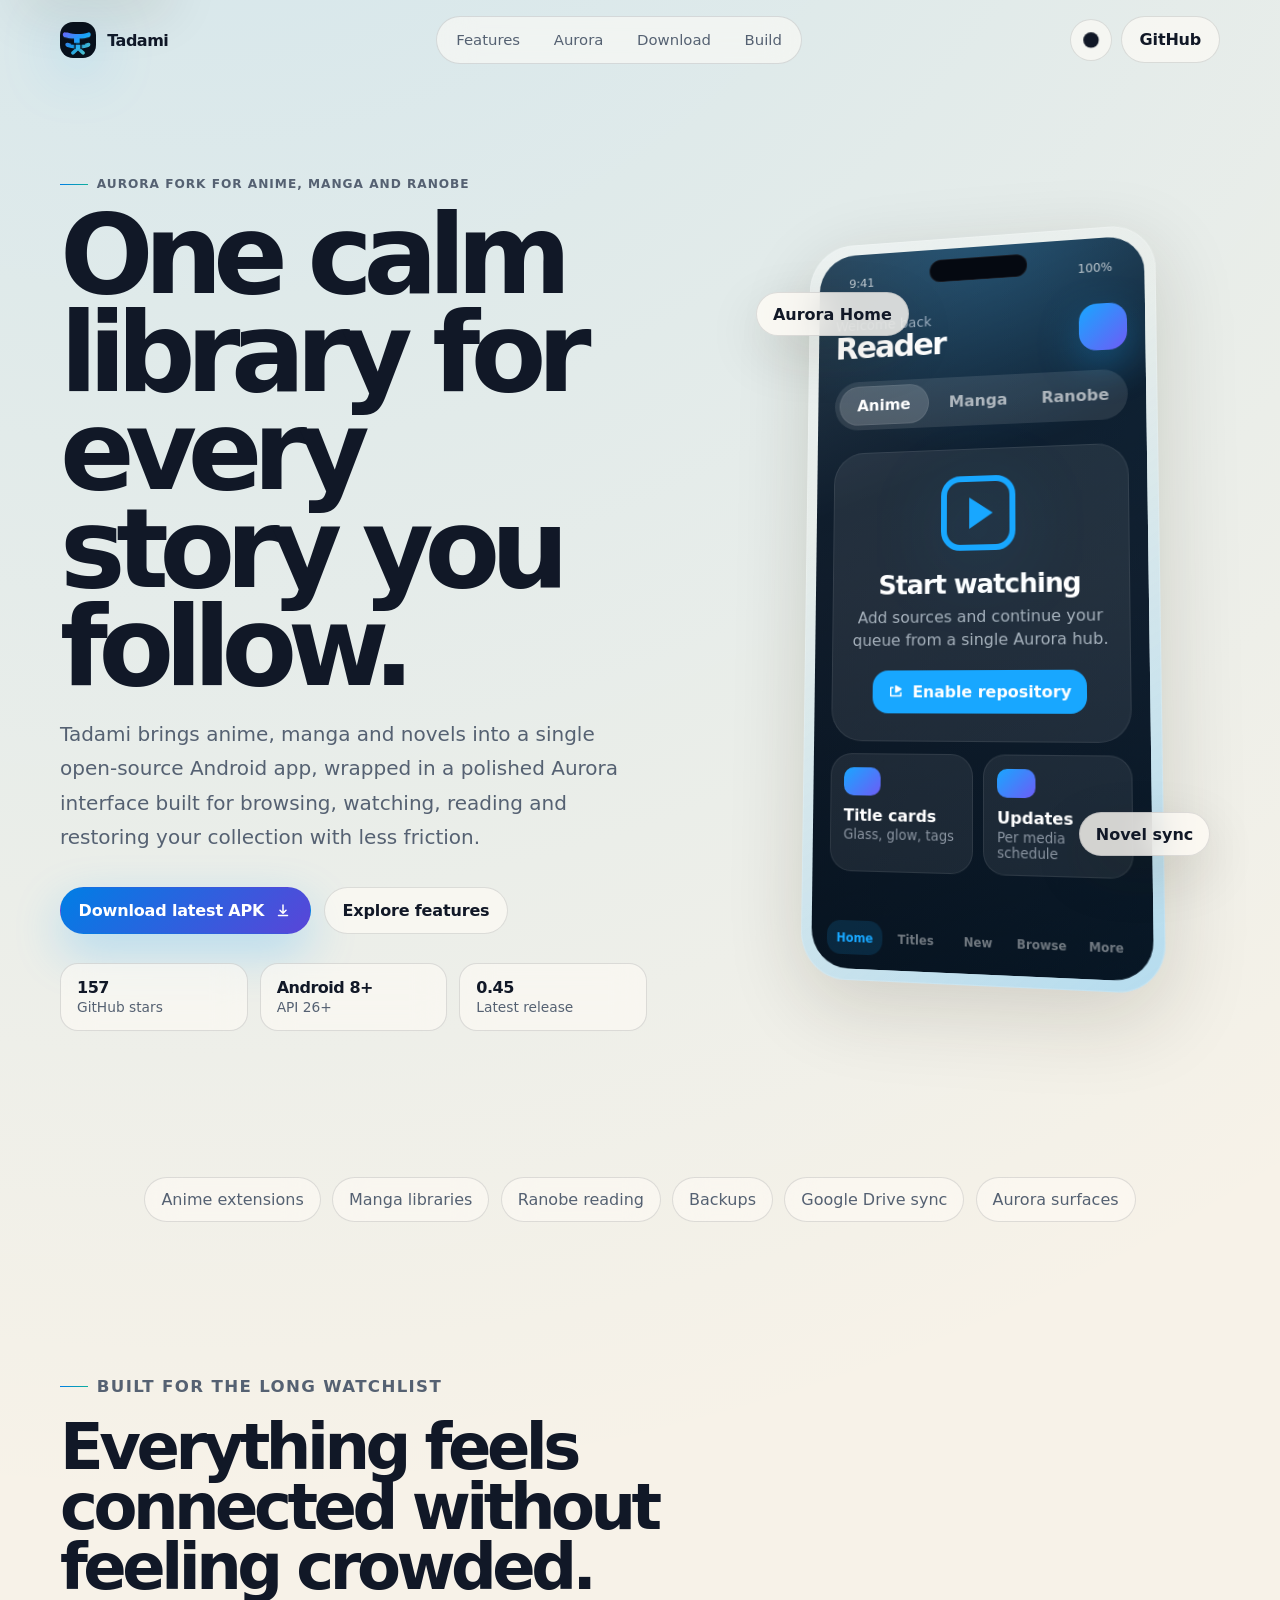
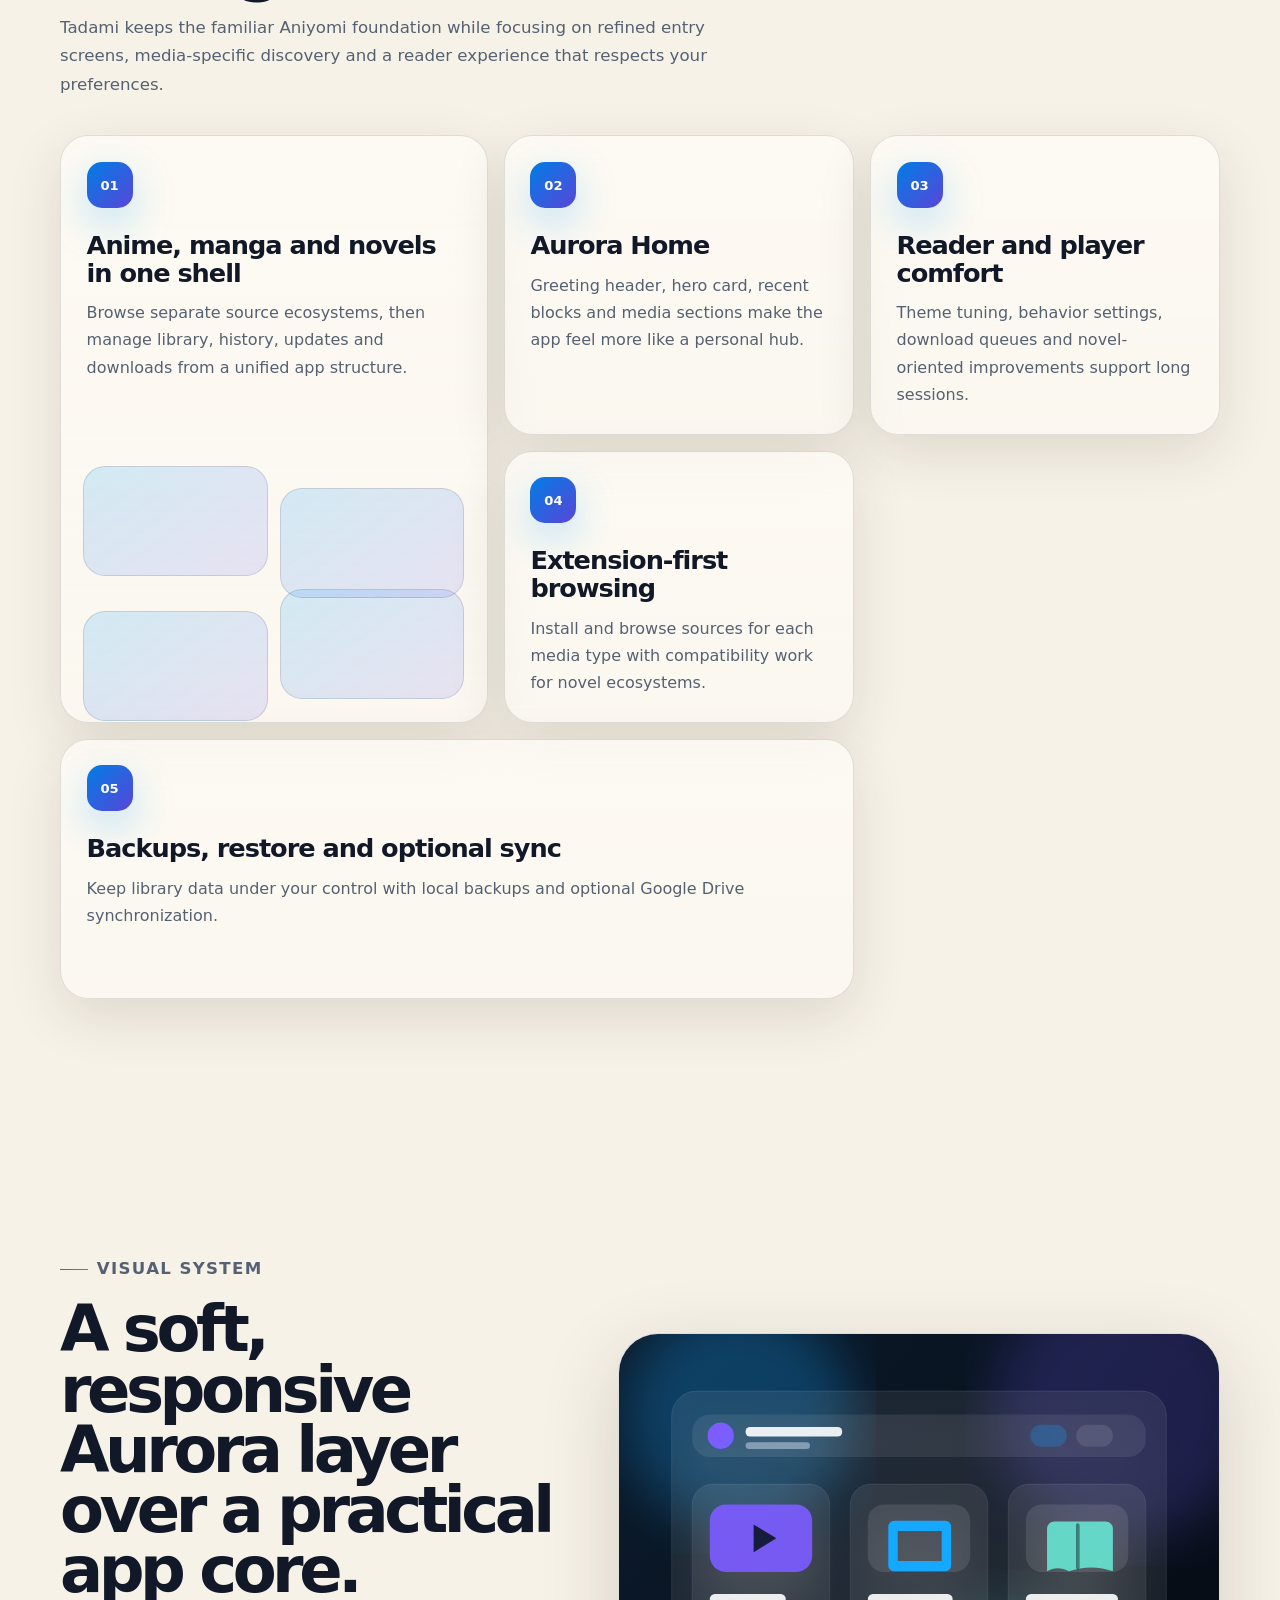
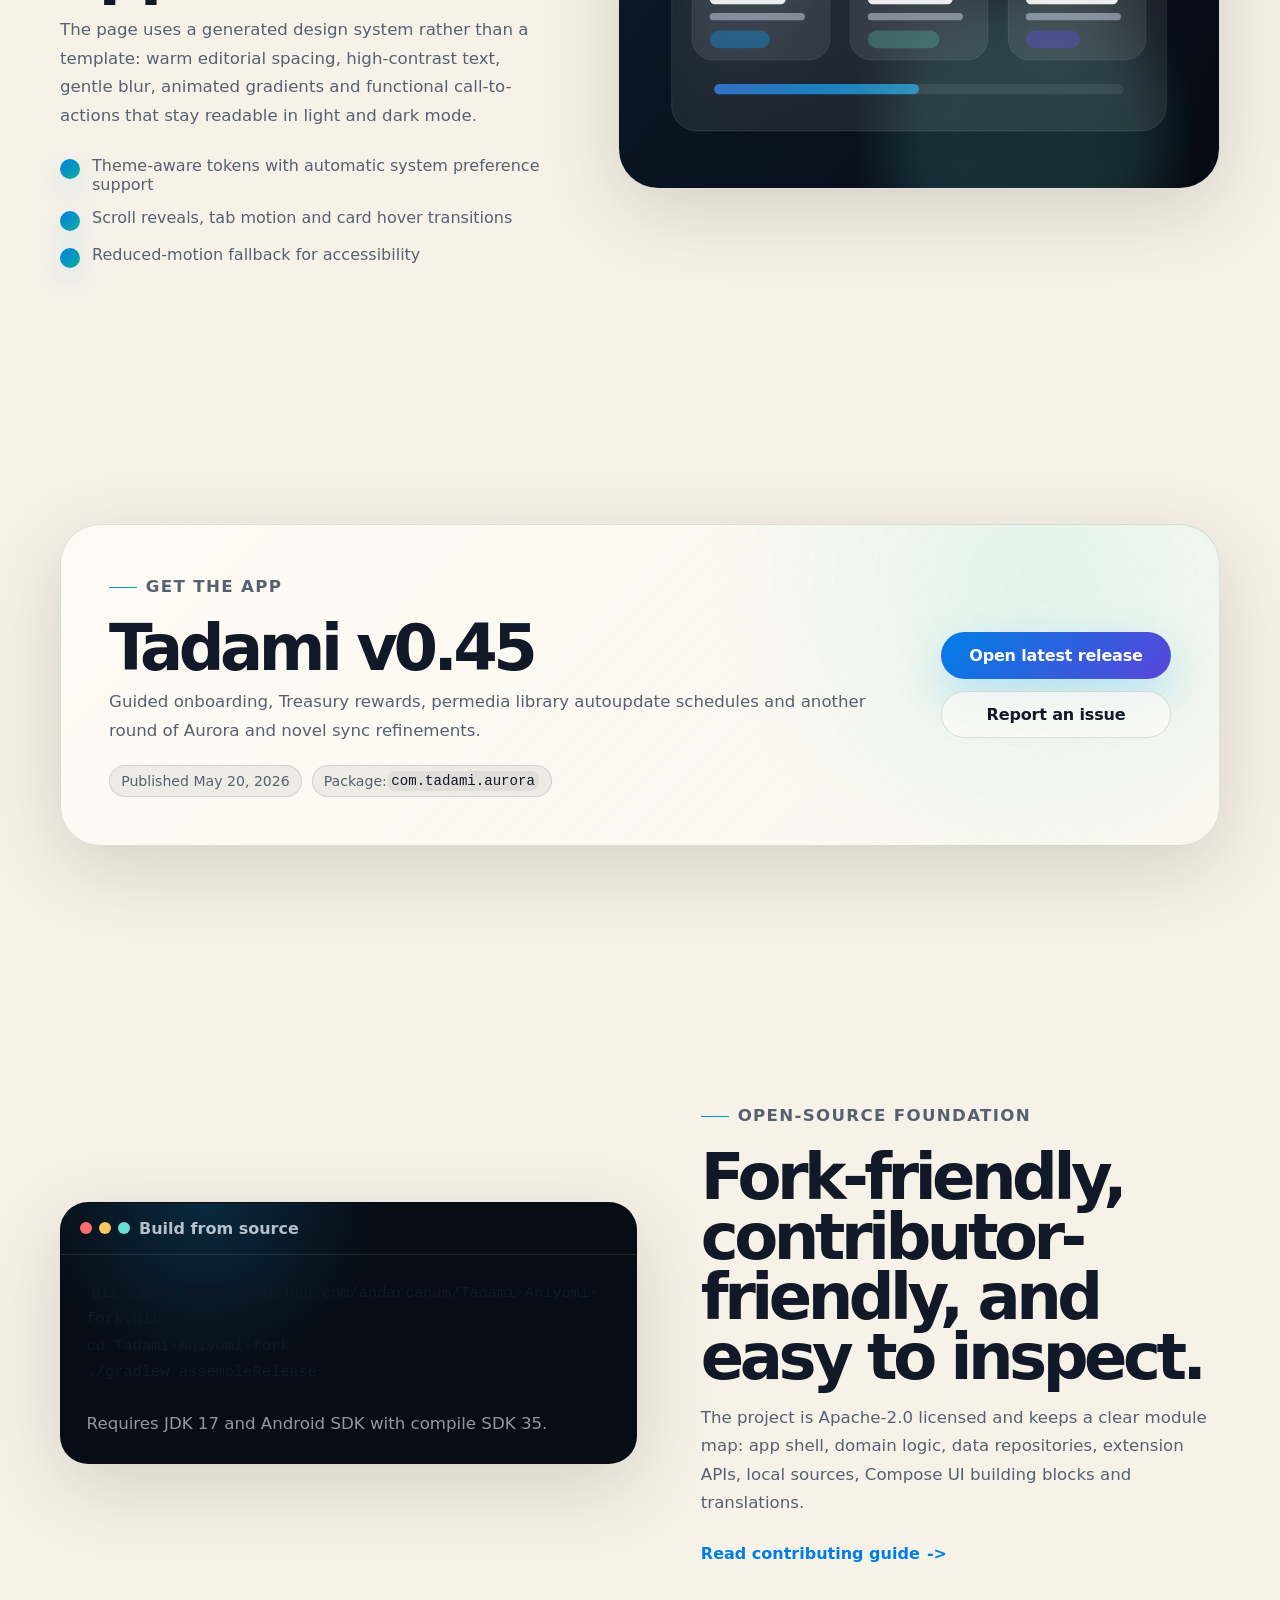
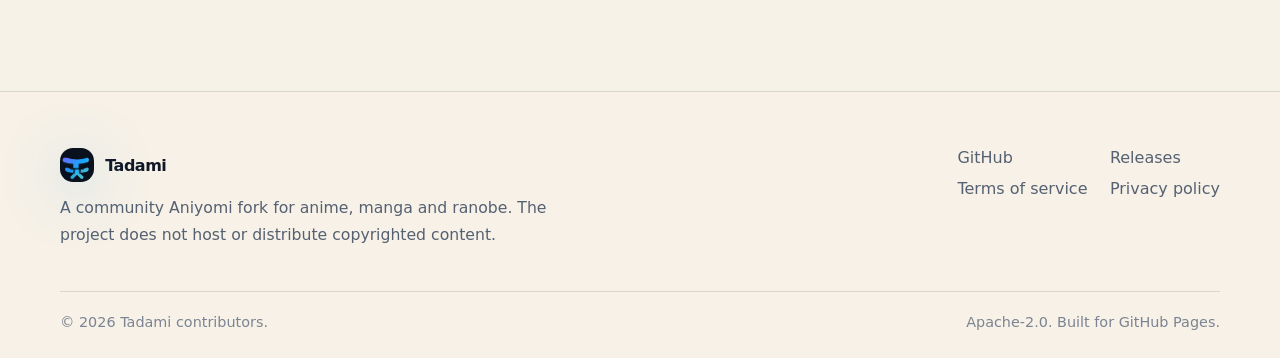
<file: docs/index.html>
<!doctype html>
<html lang="en" data-theme="dark">
<head>
  <meta charset="utf-8">
  <meta name="viewport" content="width=device-width, initial-scale=1">
  <title>Tadami - Anime, manga and ranobe in one Aurora library</title>
  <meta name="description" content="Tadami is a polished Aniyomi fork for anime, manga and novels with Aurora UI, extensions, backups, sync and a refined reading experience.">
  <meta name="theme-color" content="#08111d" media="(prefers-color-scheme: dark)">
  <meta name="theme-color" content="#f7f2e8" media="(prefers-color-scheme: light)">
  <meta property="og:title" content="Tadami - Anime, manga and ranobe in one Aurora library">
  <meta property="og:description" content="A polished Aniyomi fork focused on Aurora-style UI, reading comfort and unified media management.">
  <meta property="og:type" content="website">
  <meta property="og:url" content="https://andarcanum.github.io/Tadami-Aniyomi-fork/">
  <meta property="og:image" content="https://andarcanum.github.io/Tadami-Aniyomi-fork/assets/og-image.png">
  <link rel="canonical" href="https://andarcanum.github.io/Tadami-Aniyomi-fork/">
  <link rel="icon" href="assets/favicon.svg" type="image/svg+xml">
  <link rel="apple-touch-icon" href="assets/apple-touch-icon.png">
  <link rel="manifest" href="site.webmanifest">
  <link rel="preload" href="styles.css" as="style">
  <link rel="stylesheet" href="styles.css">
</head>
<body>
  <a class="skip-link" href="#main">Skip to content</a>
  <div class="site-bg" aria-hidden="true">
    <div class="aurora aurora-one"></div>
    <div class="aurora aurora-two"></div>
    <div class="aurora aurora-three"></div>
    <div class="grain"></div>
  </div>

  <header class="site-header" data-header>
    <nav class="nav-shell" aria-label="Primary navigation">
      <a class="brand" href="index.html" aria-label="Tadami home">
        <img src="assets/logo.svg" width="36" height="36" alt="" aria-hidden="true">
        <span>Tadami</span>
      </a>
      <button class="nav-toggle" type="button" aria-expanded="false" aria-controls="nav-links" data-nav-toggle>
        <span class="sr-only">Toggle navigation</span>
        <span></span><span></span>
      </button>
      <div class="nav-links" id="nav-links" data-nav-links>
        <a href="#features">Features</a>
        <a href="#aurora">Aurora</a>
        <a href="#download">Download</a>
        <a href="#build">Build</a>
      </div>
      <div class="nav-actions">
        <button class="theme-toggle" type="button" aria-label="Toggle dark and light theme" data-theme-toggle>
          <span class="theme-toggle__icon" aria-hidden="true"></span>
        </button>
        <a class="button button-ghost" href="https://github.com/andarcanum/Tadami-Aniyomi-fork" rel="noopener">GitHub</a>
      </div>
    </nav>
  </header>

  <main id="main">
    <section class="hero section-pad">
      <div class="container hero-grid">
        <div class="hero-copy reveal">
          <p class="eyebrow"><span></span> Aurora fork for anime, manga and ranobe</p>
          <h1>One calm library for every story you follow.</h1>
          <p class="hero-lede">Tadami brings anime, manga and novels into a single open-source Android app, wrapped in a polished Aurora interface built for browsing, watching, reading and restoring your collection with less friction.</p>
          <div class="hero-actions">
            <a class="button button-primary" href="https://github.com/andarcanum/Tadami-Aniyomi-fork/releases/latest" rel="noopener" data-download-link>
              <span>Download latest APK</span>
              <svg viewBox="0 0 24 24" aria-hidden="true"><path d="M12 3a1 1 0 0 1 1 1v8.59l2.3-2.3a1 1 0 1 1 1.4 1.42l-4 4a1 1 0 0 1-1.4 0l-4-4a1 1 0 1 1 1.4-1.42l2.3 2.3V4a1 1 0 0 1 1-1Zm-7 15a1 1 0 0 1 1-1h12a1 1 0 1 1 0 2H6a1 1 0 0 1-1-1Z"/></svg>
            </a>
            <a class="button button-soft" href="#features">Explore features</a>
          </div>
          <div class="meta-strip" aria-label="Project quick facts">
            <div>
              <strong data-stars>157</strong>
              <span>GitHub stars</span>
            </div>
            <div>
              <strong>Android 8+</strong>
              <span>API 26+</span>
            </div>
            <div>
              <strong data-release-name>v0.45</strong>
              <span>Latest release</span>
            </div>
          </div>
        </div>

        <div class="hero-visual reveal reveal-delay-1" data-tilt>
          <div class="orbital-note note-one">Aurora Home</div>
          <div class="orbital-note note-two">Novel sync</div>
          <div class="phone-shell" aria-label="Stylized Tadami app preview">
            <div class="phone-top"></div>
            <div class="phone-screen">
              <div class="status-row"><span>9:41</span><span>100%</span></div>
              <div class="app-head">
                <div>
                  <span class="muted">Welcome back</span>
                  <strong>Reader</strong>
                </div>
                <span class="avatar"></span>
              </div>
              <div class="segmented" role="tablist" aria-label="Media preview tabs">
                <button type="button" class="active" data-media-tab="Anime">Anime</button>
                <button type="button" data-media-tab="Manga">Manga</button>
                <button type="button" data-media-tab="Ranobe">Ranobe</button>
              </div>
              <div class="home-card">
                <div class="media-glyph" data-media-glyph>
                  <span></span>
                </div>
                <h3 data-media-title>Start watching</h3>
                <p data-media-copy>Add sources and continue your queue from a single Aurora hub.</p>
                <button type="button"><svg viewBox="0 0 24 24" aria-hidden="true"><path d="M11 5a1 1 0 0 1 1.5-.86l7 4a1 1 0 0 1 0 1.72l-7 4A1 1 0 0 1 11 13V5Zm-7 2a1 1 0 0 1 1-1h3a1 1 0 0 1 0 2H6v9h12v-3a1 1 0 1 1 2 0v4a1 1 0 0 1-1 1H5a1 1 0 0 1-1-1V7Z"/></svg> Enable repository</button>
              </div>
              <div class="recent-row">
                <div><span></span><strong>Title cards</strong><small>Glass, glow, tags</small></div>
                <div><span></span><strong>Updates</strong><small>Per media schedule</small></div>
              </div>
              <div class="bottom-tabs" aria-hidden="true">
                <span class="active">Home</span><span>Titles</span><span>New</span><span>Browse</span><span>More</span>
              </div>
            </div>
          </div>
        </div>
      </div>
    </section>

    <section class="logo-cloud section-tight" aria-label="Core Tadami media types">
      <div class="container media-pill-row reveal">
        <span>Anime extensions</span>
        <span>Manga libraries</span>
        <span>Ranobe reading</span>
        <span>Backups</span>
        <span>Google Drive sync</span>
        <span>Aurora surfaces</span>
      </div>
    </section>

    <section id="features" class="section-pad">
      <div class="container">
        <div class="section-heading reveal">
          <p class="eyebrow"><span></span> Built for the long watchlist</p>
          <h2>Everything feels connected without feeling crowded.</h2>
          <p>Tadami keeps the familiar Aniyomi foundation while focusing on refined entry screens, media-specific discovery and a reader experience that respects your preferences.</p>
        </div>
        <div class="bento-grid">
          <article class="feature-card feature-card-large reveal">
            <div class="card-icon">01</div>
            <h3>Anime, manga and novels in one shell</h3>
            <p>Browse separate source ecosystems, then manage library, history, updates and downloads from a unified app structure.</p>
            <div class="mini-map" aria-hidden="true">
              <span></span><span></span><span></span><span></span>
            </div>
          </article>
          <article class="feature-card reveal reveal-delay-1">
            <div class="card-icon">02</div>
            <h3>Aurora Home</h3>
            <p>Greeting header, hero card, recent blocks and media sections make the app feel more like a personal hub.</p>
          </article>
          <article class="feature-card reveal reveal-delay-2">
            <div class="card-icon">03</div>
            <h3>Reader and player comfort</h3>
            <p>Theme tuning, behavior settings, download queues and novel-oriented improvements support long sessions.</p>
          </article>
          <article class="feature-card reveal">
            <div class="card-icon">04</div>
            <h3>Extension-first browsing</h3>
            <p>Install and browse sources for each media type with compatibility work for novel ecosystems.</p>
          </article>
          <article class="feature-card feature-card-wide reveal reveal-delay-1">
            <div class="card-icon">05</div>
            <h3>Backups, restore and optional sync</h3>
            <p>Keep library data under your control with local backups and optional Google Drive synchronization.</p>
          </article>
        </div>
      </div>
    </section>

    <section id="aurora" class="section-pad split-section">
      <div class="container split-grid">
        <div class="reveal">
          <p class="eyebrow"><span></span> Visual system</p>
          <h2>A soft, responsive Aurora layer over a practical app core.</h2>
          <p>The page uses a generated design system rather than a template: warm editorial spacing, high-contrast text, gentle blur, animated gradients and functional call-to-actions that stay readable in light and dark mode.</p>
          <div class="check-list">
            <div><span></span> Theme-aware tokens with automatic system preference support</div>
            <div><span></span> Scroll reveals, tab motion and card hover transitions</div>
            <div><span></span> Reduced-motion fallback for accessibility</div>
          </div>
        </div>
        <div class="showcase-panel reveal reveal-delay-1">
          <img src="assets/app-mockup.svg" width="820" height="620" alt="Generated Tadami interface mockup with Aurora cards and media sections">
        </div>
      </div>
    </section>

    <section id="download" class="section-pad">
      <div class="container download-card reveal">
        <div>
          <p class="eyebrow"><span></span> Get the app</p>
          <h2 data-release-title>Tadami v0.45</h2>
          <p data-release-body>Guided onboarding, Treasury rewards, per-media library auto-update schedules and another round of Aurora and novel sync refinements.</p>
          <div class="release-meta">
            <span data-release-date>Published May 20, 2026</span>
            <span>Package: <code>com.tadami.aurora</code></span>
          </div>
        </div>
        <div class="download-actions">
          <a class="button button-primary" href="https://github.com/andarcanum/Tadami-Aniyomi-fork/releases/latest" rel="noopener" data-download-link>Open latest release</a>
          <a class="button button-soft" href="https://github.com/andarcanum/Tadami-Aniyomi-fork/issues" rel="noopener">Report an issue</a>
        </div>
      </div>
    </section>

    <section id="build" class="section-pad build-section">
      <div class="container split-grid reverse">
        <div class="code-card reveal" aria-label="Build commands">
          <div class="code-title"><span></span> Build from source</div>
          <pre><code>git clone https://github.com/andarcanum/Tadami-Aniyomi-fork.git
cd Tadami-Aniyomi-fork
./gradlew assembleRelease</code></pre>
          <p>Requires JDK 17 and Android SDK with compile SDK 35.</p>
        </div>
        <div class="reveal reveal-delay-1">
          <p class="eyebrow"><span></span> Open-source foundation</p>
          <h2>Fork-friendly, contributor-friendly, and easy to inspect.</h2>
          <p>The project is Apache-2.0 licensed and keeps a clear module map: app shell, domain logic, data repositories, extension APIs, local sources, Compose UI building blocks and translations.</p>
          <a class="text-link" href="https://github.com/andarcanum/Tadami-Aniyomi-fork/blob/main/CONTRIBUTING.md" rel="noopener">Read contributing guide <span aria-hidden="true">-></span></a>
        </div>
      </div>
    </section>
  </main>

  <footer class="site-footer">
    <div class="container footer-grid">
      <div>
        <a class="brand footer-brand" href="index.html">
          <img src="assets/logo.svg" width="34" height="34" alt="" aria-hidden="true">
          <span>Tadami</span>
        </a>
        <p>A community Aniyomi fork for anime, manga and ranobe. The project does not host or distribute copyrighted content.</p>
      </div>
      <div class="footer-links" aria-label="Footer links">
        <a href="https://github.com/andarcanum/Tadami-Aniyomi-fork" rel="noopener">GitHub</a>
        <a href="https://github.com/andarcanum/Tadami-Aniyomi-fork/releases/latest" rel="noopener">Releases</a>
        <a href="terms.html">Terms of service</a>
        <a href="privacy.html">Privacy policy</a>
      </div>
    </div>
    <div class="container footer-bottom">
      <span>&copy; <span data-year></span> Tadami contributors.</span>
      <span>Apache-2.0. Built for GitHub Pages.</span>
    </div>
  </footer>

  <script src="script.js" defer></script>
</body>
</html>
</file>
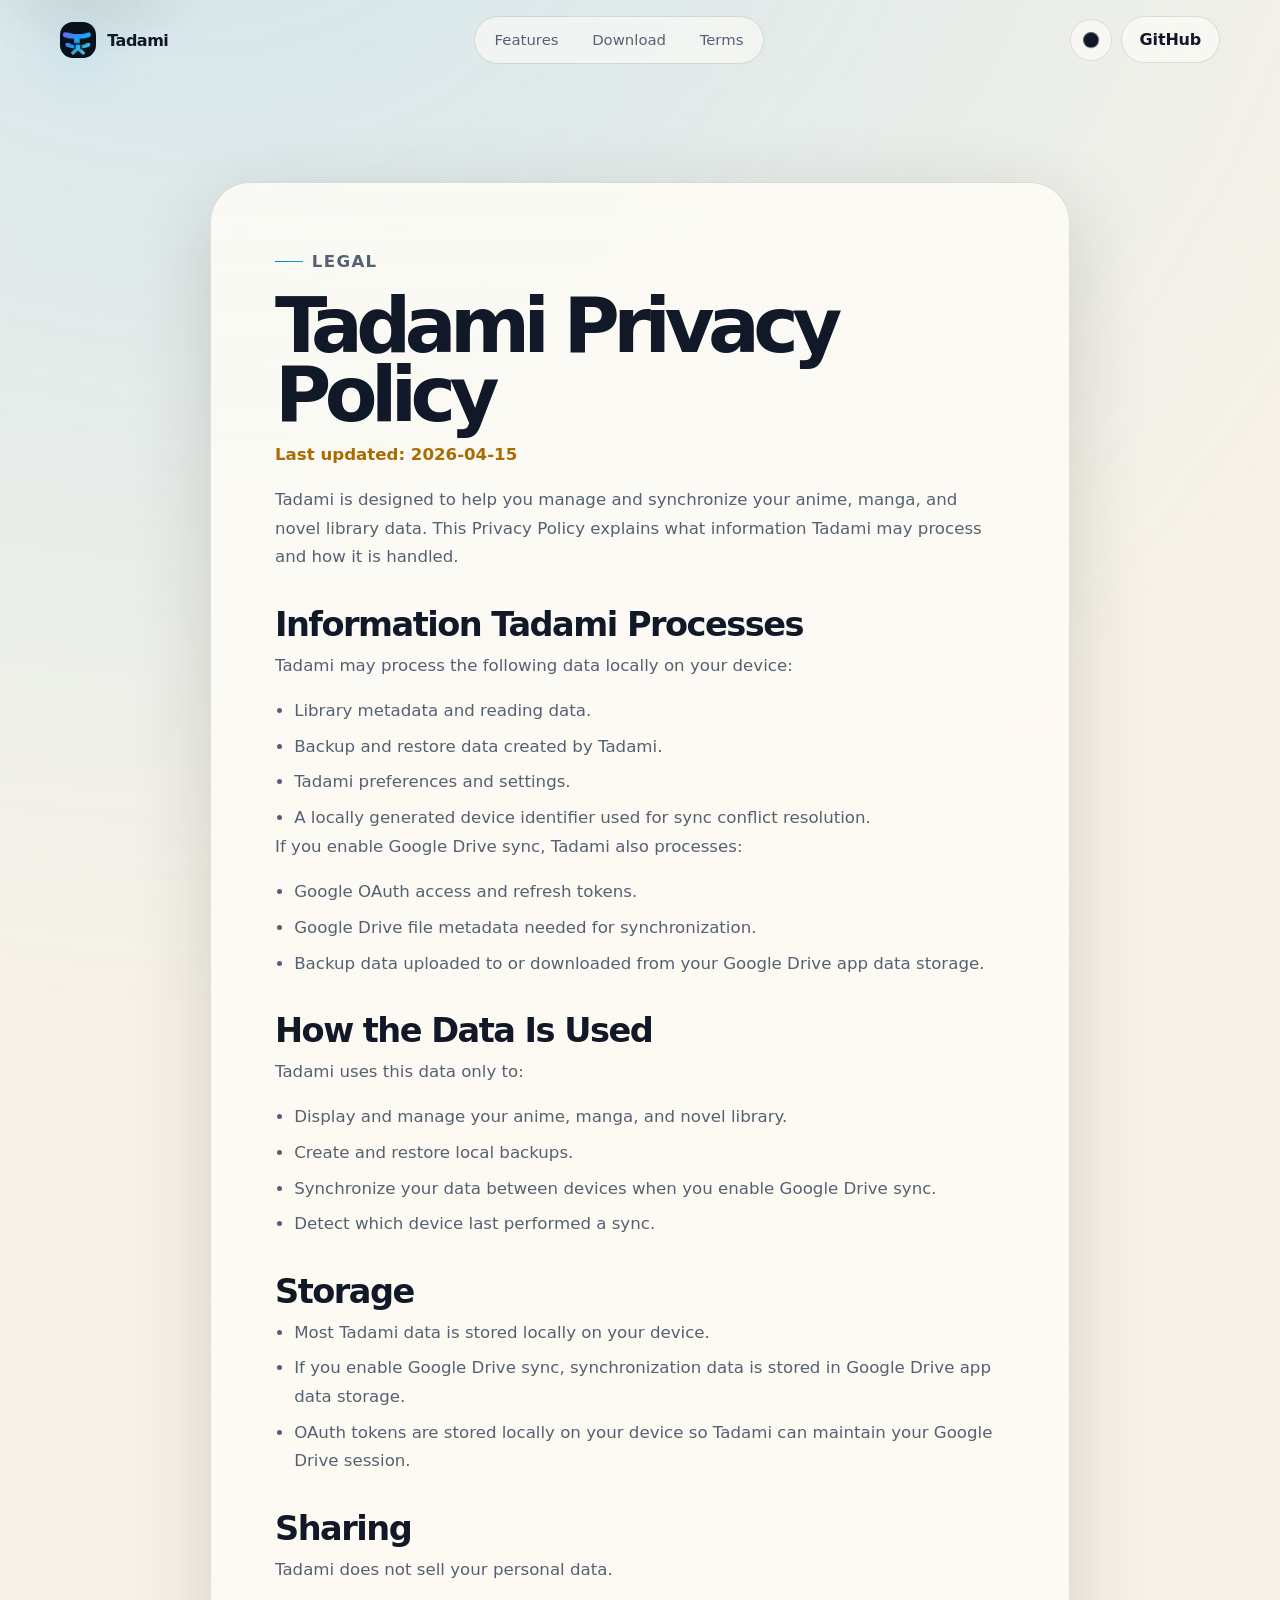
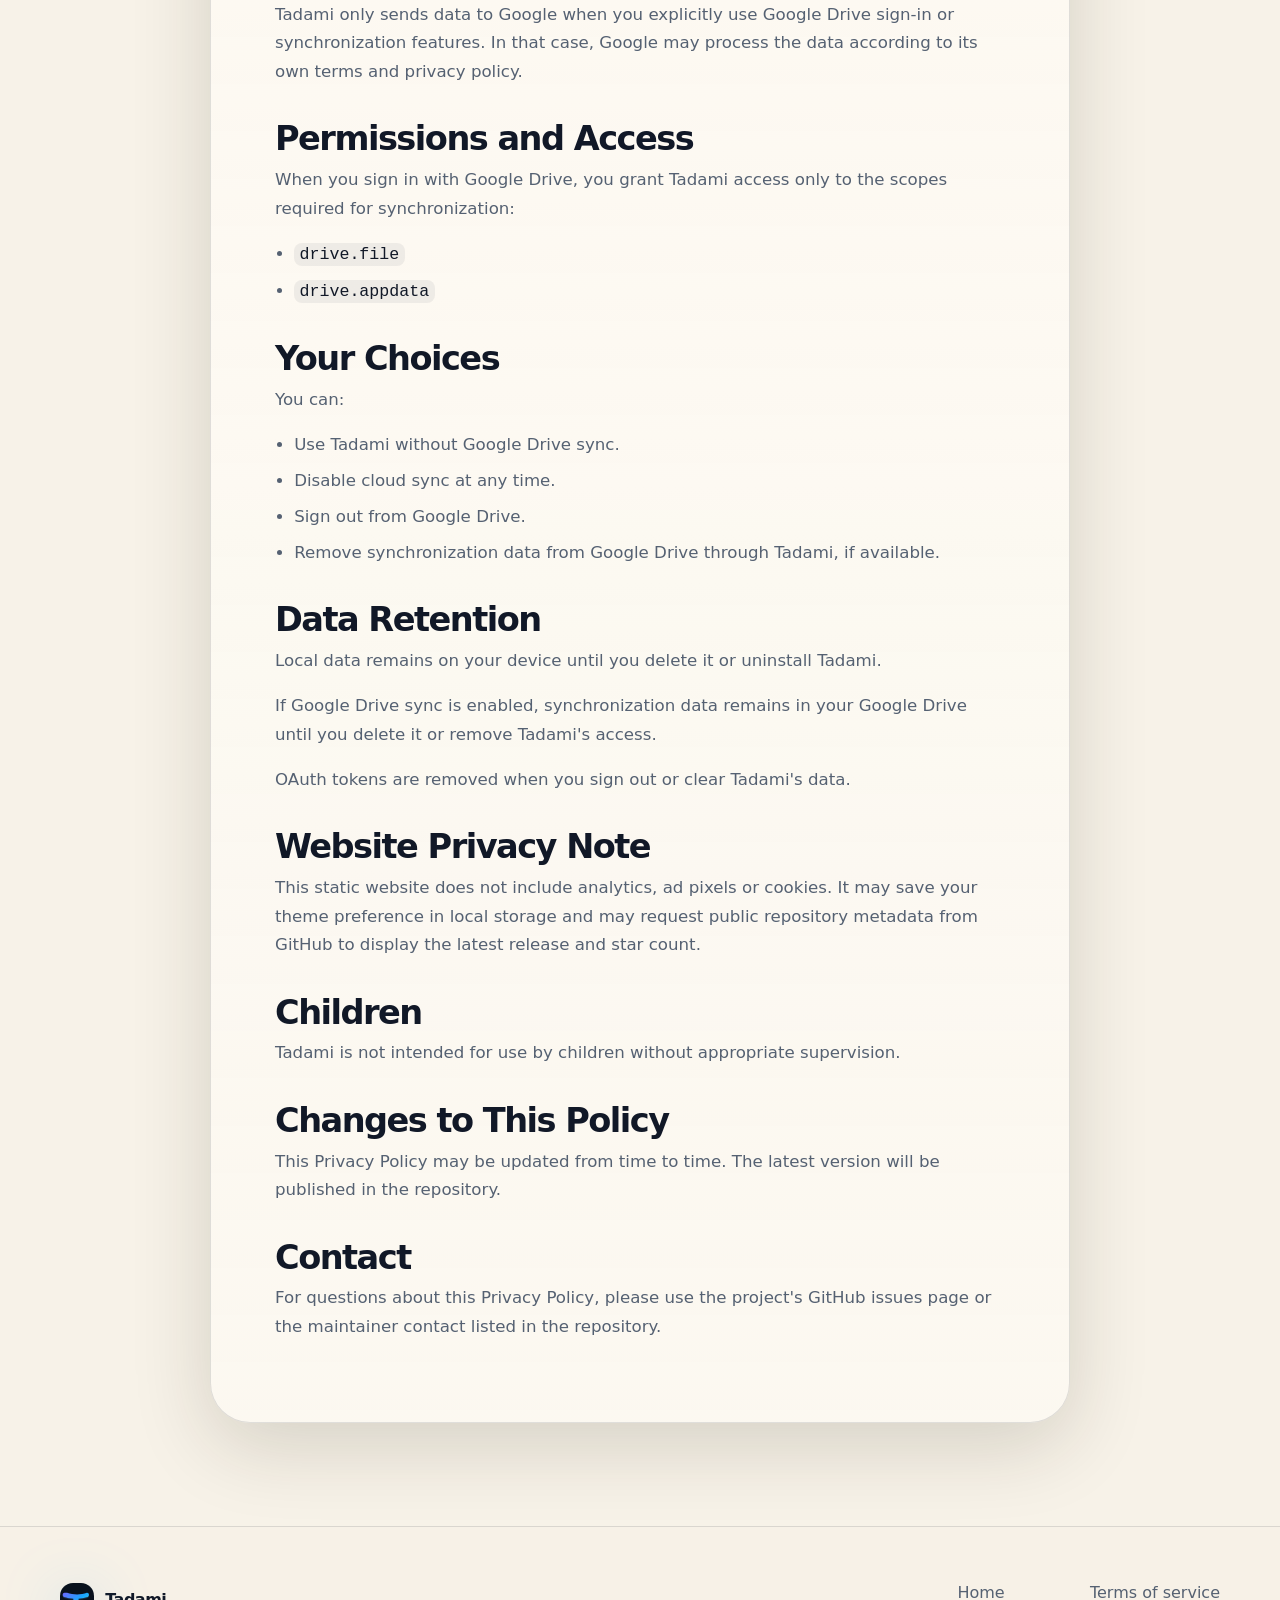
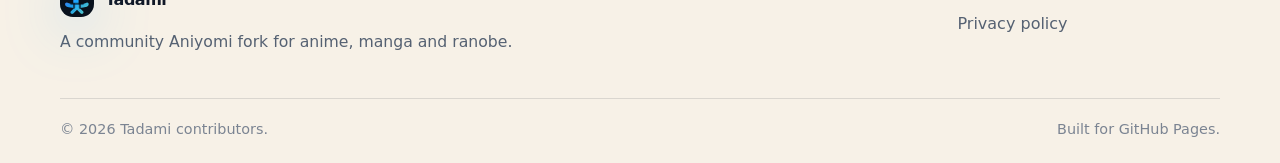
<file: docs/privacy.html>
<!doctype html>
<html lang="en" data-theme="dark">
<head>
  <meta charset="utf-8">
  <meta name="viewport" content="width=device-width, initial-scale=1">
  <title>Privacy Policy - Tadami</title>
  <meta name="description" content="Privacy Policy for Tadami.">
  <meta name="theme-color" content="#08111d" media="(prefers-color-scheme: dark)">
  <meta name="theme-color" content="#f7f2e8" media="(prefers-color-scheme: light)">
  <link rel="canonical" href="https://andarcanum.github.io/Tadami-Aniyomi-fork/privacy.html">
  <link rel="icon" href="assets/favicon.svg" type="image/svg+xml">
  <link rel="apple-touch-icon" href="assets/apple-touch-icon.png">
  <link rel="stylesheet" href="styles.css">
</head>
<body>
  <a class="skip-link" href="#main">Skip to content</a>
  <div class="site-bg" aria-hidden="true"><div class="aurora aurora-two"></div><div class="grain"></div></div>
  <header class="site-header" data-header>
    <nav class="nav-shell" aria-label="Primary navigation">
      <a class="brand" href="index.html"><img src="assets/logo.svg" width="36" height="36" alt="" aria-hidden="true"><span>Tadami</span></a>
      <button class="nav-toggle" type="button" aria-expanded="false" aria-controls="nav-links" data-nav-toggle><span class="sr-only">Toggle navigation</span><span></span><span></span></button>
      <div class="nav-links" id="nav-links" data-nav-links><a href="index.html#features">Features</a><a href="index.html#download">Download</a><a href="terms.html">Terms</a></div>
      <div class="nav-actions"><button class="theme-toggle" type="button" aria-label="Toggle dark and light theme" data-theme-toggle><span class="theme-toggle__icon" aria-hidden="true"></span></button><a class="button button-ghost" href="https://github.com/andarcanum/Tadami-Aniyomi-fork" rel="noopener">GitHub</a></div>
    </nav>
  </header>
  <main id="main" class="legal-main">
    <article class="container legal-card reveal">
      <p class="eyebrow"><span></span> Legal</p>
      <h1>Tadami Privacy Policy</h1>
      <p class="legal-date">Last updated: 2026-04-15</p>
      <p>Tadami is designed to help you manage and synchronize your anime, manga, and novel library data. This Privacy Policy explains what information Tadami may process and how it is handled.</p>

      <h2>Information Tadami Processes</h2>
      <p>Tadami may process the following data locally on your device:</p>
      <ul>
        <li>Library metadata and reading data.</li>
        <li>Backup and restore data created by Tadami.</li>
        <li>Tadami preferences and settings.</li>
        <li>A locally generated device identifier used for sync conflict resolution.</li>
      </ul>
      <p>If you enable Google Drive sync, Tadami also processes:</p>
      <ul>
        <li>Google OAuth access and refresh tokens.</li>
        <li>Google Drive file metadata needed for synchronization.</li>
        <li>Backup data uploaded to or downloaded from your Google Drive app data storage.</li>
      </ul>

      <h2>How the Data Is Used</h2>
      <p>Tadami uses this data only to:</p>
      <ul>
        <li>Display and manage your anime, manga, and novel library.</li>
        <li>Create and restore local backups.</li>
        <li>Synchronize your data between devices when you enable Google Drive sync.</li>
        <li>Detect which device last performed a sync.</li>
      </ul>

      <h2>Storage</h2>
      <ul>
        <li>Most Tadami data is stored locally on your device.</li>
        <li>If you enable Google Drive sync, synchronization data is stored in Google Drive app data storage.</li>
        <li>OAuth tokens are stored locally on your device so Tadami can maintain your Google Drive session.</li>
      </ul>

      <h2>Sharing</h2>
      <p>Tadami does not sell your personal data.</p>
      <p>Tadami only sends data to Google when you explicitly use Google Drive sign-in or synchronization features. In that case, Google may process the data according to its own terms and privacy policy.</p>

      <h2>Permissions and Access</h2>
      <p>When you sign in with Google Drive, you grant Tadami access only to the scopes required for synchronization:</p>
      <ul>
        <li><code>drive.file</code></li>
        <li><code>drive.appdata</code></li>
      </ul>

      <h2>Your Choices</h2>
      <p>You can:</p>
      <ul>
        <li>Use Tadami without Google Drive sync.</li>
        <li>Disable cloud sync at any time.</li>
        <li>Sign out from Google Drive.</li>
        <li>Remove synchronization data from Google Drive through Tadami, if available.</li>
      </ul>

      <h2>Data Retention</h2>
      <p>Local data remains on your device until you delete it or uninstall Tadami.</p>
      <p>If Google Drive sync is enabled, synchronization data remains in your Google Drive until you delete it or remove Tadami's access.</p>
      <p>OAuth tokens are removed when you sign out or clear Tadami's data.</p>

      <h2>Website Privacy Note</h2>
      <p>This static website does not include analytics, ad pixels or cookies. It may save your theme preference in local storage and may request public repository metadata from GitHub to display the latest release and star count.</p>

      <h2>Children</h2>
      <p>Tadami is not intended for use by children without appropriate supervision.</p>

      <h2>Changes to This Policy</h2>
      <p>This Privacy Policy may be updated from time to time. The latest version will be published in the repository.</p>

      <h2>Contact</h2>
      <p>For questions about this Privacy Policy, please use the project's GitHub issues page or the maintainer contact listed in the repository.</p>
    </article>
  </main>
  <footer class="site-footer">
    <div class="container footer-grid"><div><a class="brand footer-brand" href="index.html"><img src="assets/logo.svg" width="34" height="34" alt="" aria-hidden="true"><span>Tadami</span></a><p>A community Aniyomi fork for anime, manga and ranobe.</p></div><div class="footer-links"><a href="index.html">Home</a><a href="terms.html">Terms of service</a><a href="privacy.html">Privacy policy</a></div></div>
    <div class="container footer-bottom"><span>&copy; <span data-year></span> Tadami contributors.</span><span>Built for GitHub Pages.</span></div>
  </footer>
  <script src="script.js" defer></script>
</body>
</html>
</file>
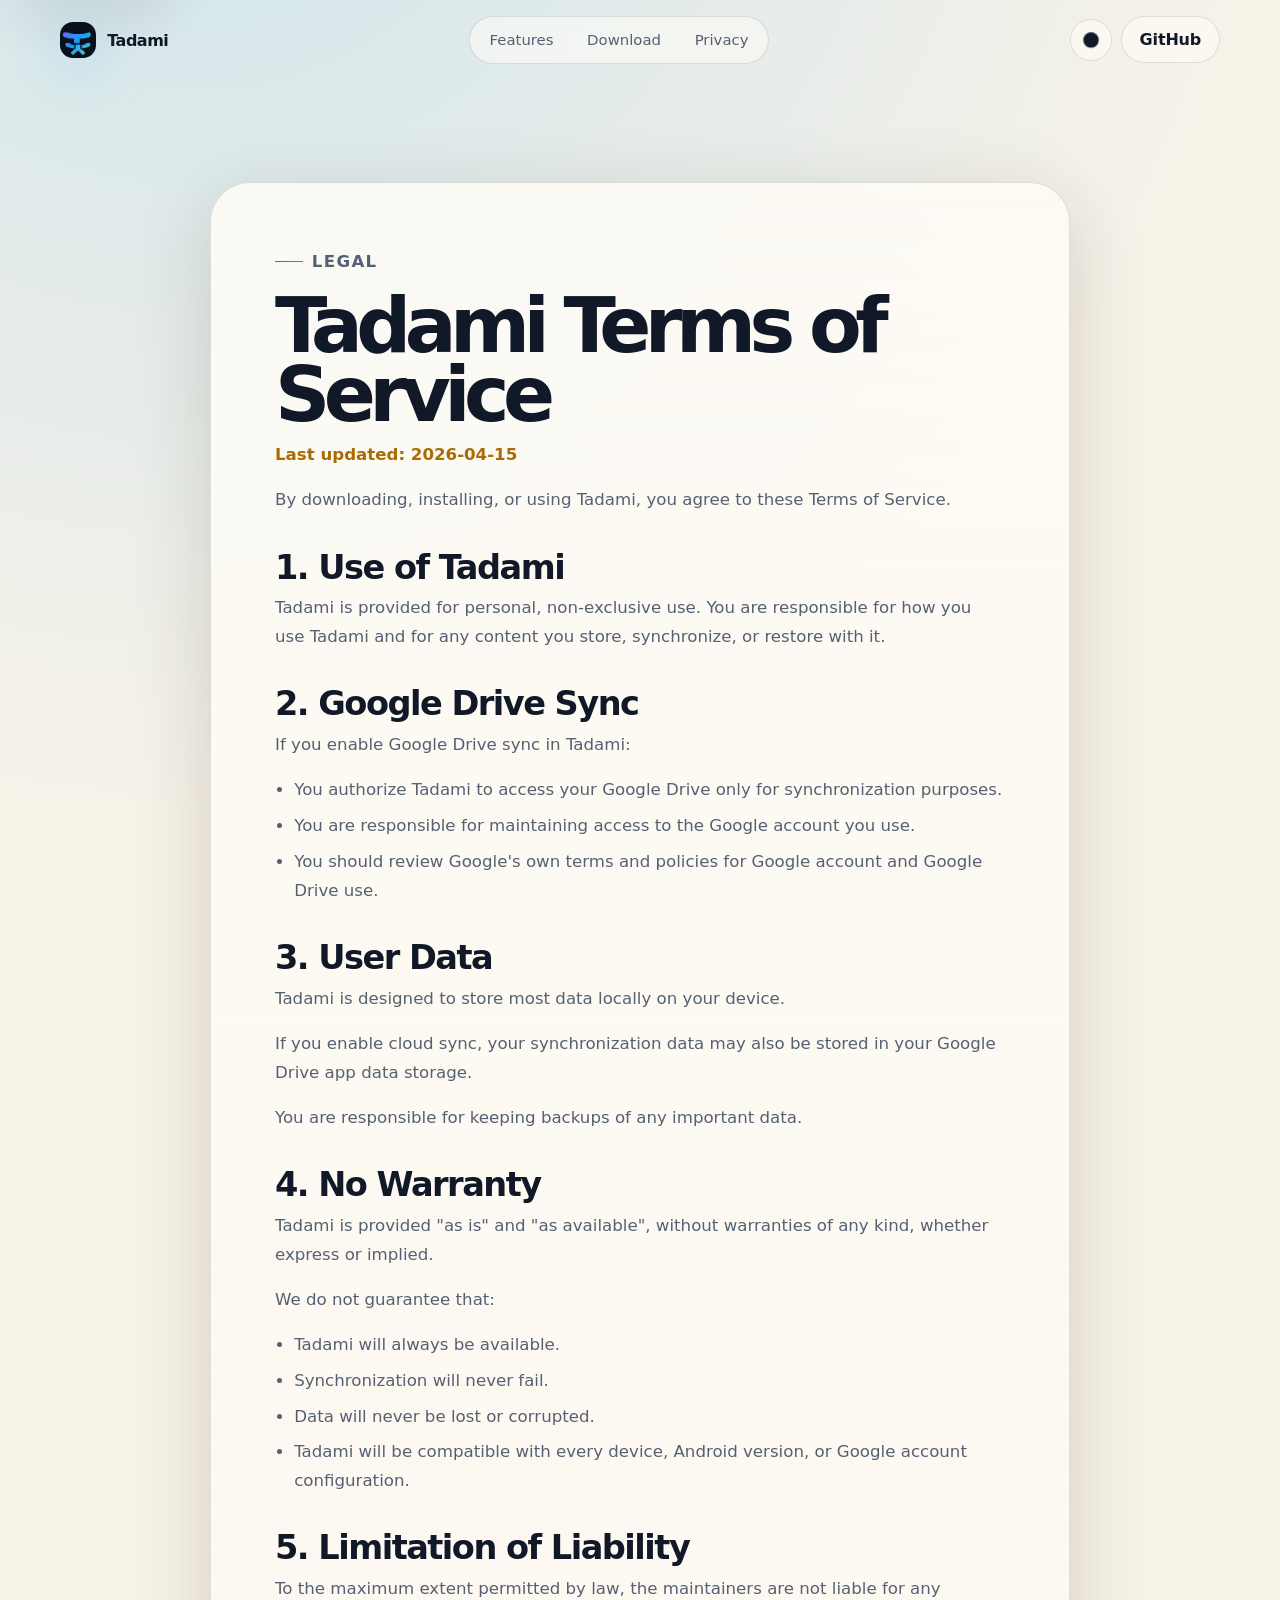
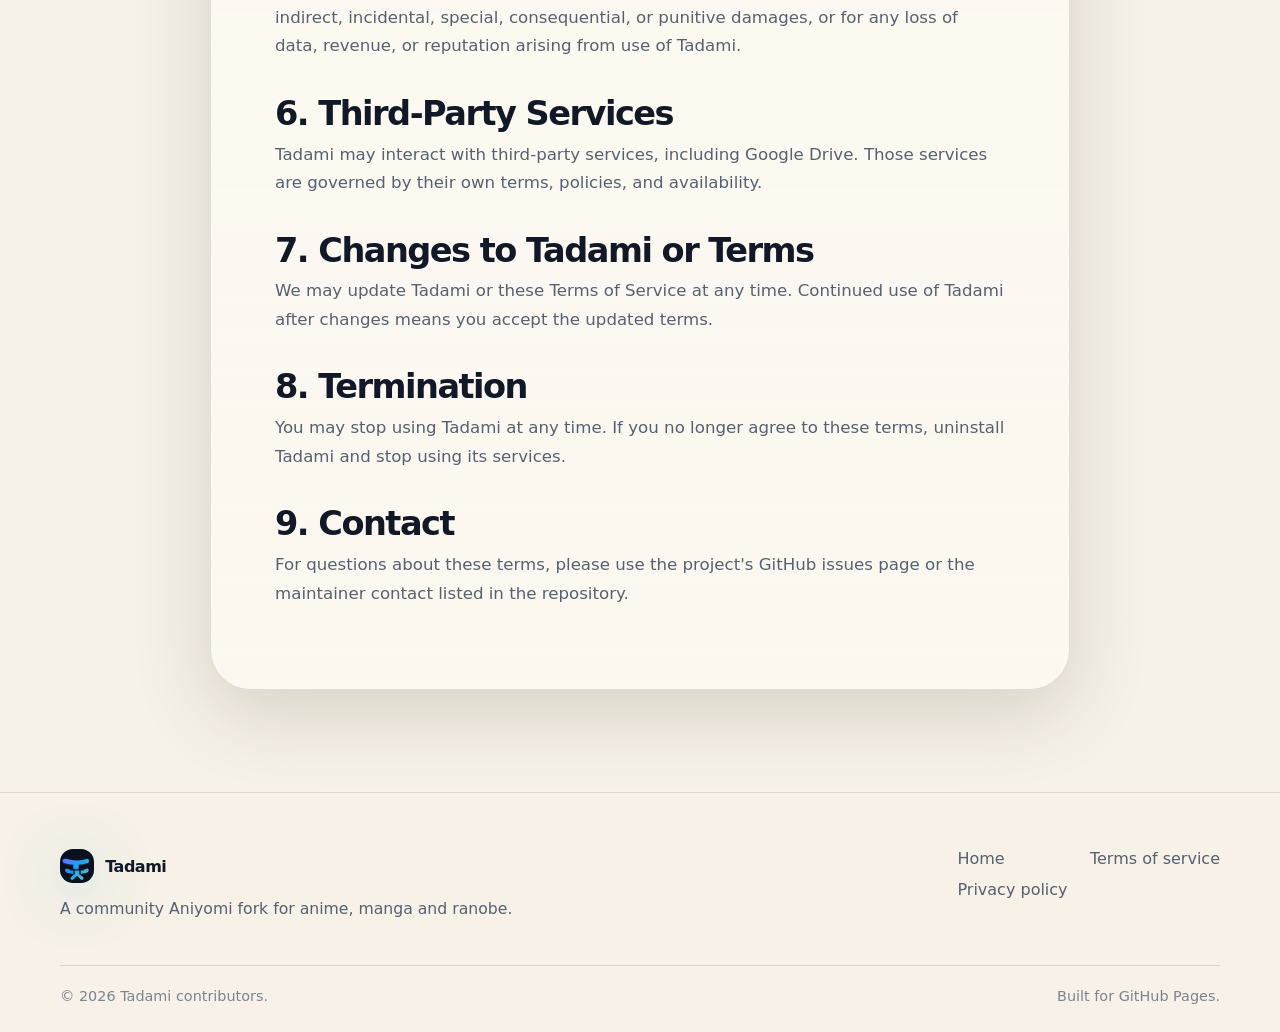
<file: docs/terms.html>
<!doctype html>
<html lang="en" data-theme="dark">
<head>
  <meta charset="utf-8">
  <meta name="viewport" content="width=device-width, initial-scale=1">
  <title>Terms of Service - Tadami</title>
  <meta name="description" content="Terms of Service for Tadami.">
  <meta name="theme-color" content="#08111d" media="(prefers-color-scheme: dark)">
  <meta name="theme-color" content="#f7f2e8" media="(prefers-color-scheme: light)">
  <link rel="canonical" href="https://andarcanum.github.io/Tadami-Aniyomi-fork/terms.html">
  <link rel="icon" href="assets/favicon.svg" type="image/svg+xml">
  <link rel="apple-touch-icon" href="assets/apple-touch-icon.png">
  <link rel="stylesheet" href="styles.css">
</head>
<body>
  <a class="skip-link" href="#main">Skip to content</a>
  <div class="site-bg" aria-hidden="true"><div class="aurora aurora-one"></div><div class="grain"></div></div>
  <header class="site-header" data-header>
    <nav class="nav-shell" aria-label="Primary navigation">
      <a class="brand" href="index.html"><img src="assets/logo.svg" width="36" height="36" alt="" aria-hidden="true"><span>Tadami</span></a>
      <button class="nav-toggle" type="button" aria-expanded="false" aria-controls="nav-links" data-nav-toggle><span class="sr-only">Toggle navigation</span><span></span><span></span></button>
      <div class="nav-links" id="nav-links" data-nav-links><a href="index.html#features">Features</a><a href="index.html#download">Download</a><a href="privacy.html">Privacy</a></div>
      <div class="nav-actions"><button class="theme-toggle" type="button" aria-label="Toggle dark and light theme" data-theme-toggle><span class="theme-toggle__icon" aria-hidden="true"></span></button><a class="button button-ghost" href="https://github.com/andarcanum/Tadami-Aniyomi-fork" rel="noopener">GitHub</a></div>
    </nav>
  </header>
  <main id="main" class="legal-main">
    <article class="container legal-card reveal">
      <p class="eyebrow"><span></span> Legal</p>
      <h1>Tadami Terms of Service</h1>
      <p class="legal-date">Last updated: 2026-04-15</p>
      <p>By downloading, installing, or using Tadami, you agree to these Terms of Service.</p>

      <h2>1. Use of Tadami</h2>
      <p>Tadami is provided for personal, non-exclusive use. You are responsible for how you use Tadami and for any content you store, synchronize, or restore with it.</p>

      <h2>2. Google Drive Sync</h2>
      <p>If you enable Google Drive sync in Tadami:</p>
      <ul>
        <li>You authorize Tadami to access your Google Drive only for synchronization purposes.</li>
        <li>You are responsible for maintaining access to the Google account you use.</li>
        <li>You should review Google's own terms and policies for Google account and Google Drive use.</li>
      </ul>

      <h2>3. User Data</h2>
      <p>Tadami is designed to store most data locally on your device.</p>
      <p>If you enable cloud sync, your synchronization data may also be stored in your Google Drive app data storage.</p>
      <p>You are responsible for keeping backups of any important data.</p>

      <h2>4. No Warranty</h2>
      <p>Tadami is provided "as is" and "as available", without warranties of any kind, whether express or implied.</p>
      <p>We do not guarantee that:</p>
      <ul>
        <li>Tadami will always be available.</li>
        <li>Synchronization will never fail.</li>
        <li>Data will never be lost or corrupted.</li>
        <li>Tadami will be compatible with every device, Android version, or Google account configuration.</li>
      </ul>

      <h2>5. Limitation of Liability</h2>
      <p>To the maximum extent permitted by law, the maintainers are not liable for any indirect, incidental, special, consequential, or punitive damages, or for any loss of data, revenue, or reputation arising from use of Tadami.</p>

      <h2>6. Third-Party Services</h2>
      <p>Tadami may interact with third-party services, including Google Drive. Those services are governed by their own terms, policies, and availability.</p>

      <h2>7. Changes to Tadami or Terms</h2>
      <p>We may update Tadami or these Terms of Service at any time. Continued use of Tadami after changes means you accept the updated terms.</p>

      <h2>8. Termination</h2>
      <p>You may stop using Tadami at any time. If you no longer agree to these terms, uninstall Tadami and stop using its services.</p>

      <h2>9. Contact</h2>
      <p>For questions about these terms, please use the project's GitHub issues page or the maintainer contact listed in the repository.</p>
    </article>
  </main>
  <footer class="site-footer">
    <div class="container footer-grid"><div><a class="brand footer-brand" href="index.html"><img src="assets/logo.svg" width="34" height="34" alt="" aria-hidden="true"><span>Tadami</span></a><p>A community Aniyomi fork for anime, manga and ranobe.</p></div><div class="footer-links"><a href="index.html">Home</a><a href="terms.html">Terms of service</a><a href="privacy.html">Privacy policy</a></div></div>
    <div class="container footer-bottom"><span>&copy; <span data-year></span> Tadami contributors.</span><span>Built for GitHub Pages.</span></div>
  </footer>
  <script src="script.js" defer></script>
</body>
</html>
</file>
<file: docs/styles.css>
:root {
  color-scheme: dark light;
  --font-sans: Inter, ui-sans-serif, system-ui, -apple-system, BlinkMacSystemFont, "Segoe UI", sans-serif;
  --font-serif: Georgia, "Times New Roman", serif;
  --radius-xs: 12px;
  --radius-sm: 18px;
  --radius-md: 28px;
  --radius-lg: 40px;
  --ease-out: cubic-bezier(.16, 1, .3, 1);
  --ease-soft: cubic-bezier(.22, .61, .36, 1);
  --shadow-soft: 0 22px 80px rgba(0, 0, 0, .28);
  --shadow-card: 0 18px 55px rgba(0, 0, 0, .22);
}

html[data-theme="dark"] {
  --bg: #08111d;
  --bg-2: #0d1724;
  --paper: rgba(16, 27, 40, .78);
  --paper-strong: rgba(21, 34, 50, .92);
  --paper-soft: rgba(255, 255, 255, .06);
  --line: rgba(255, 255, 255, .12);
  --line-strong: rgba(255, 255, 255, .2);
  --text: #f5f8fb;
  --muted: #a8b5c5;
  --muted-2: #708096;
  --accent: #18a7ff;
  --accent-2: #6d5cf6;
  --accent-3: #68e0cf;
  --warm: #f2c97d;
  --button-text: #04111f;
  --glass: rgba(11, 20, 31, .62);
  --noise-opacity: .13;
}

html[data-theme="light"] {
  --bg: #f7f2e8;
  --bg-2: #fffaf0;
  --paper: rgba(255, 252, 246, .78);
  --paper-strong: rgba(255, 252, 246, .94);
  --paper-soft: rgba(9, 23, 39, .06);
  --line: rgba(9, 23, 39, .12);
  --line-strong: rgba(9, 23, 39, .2);
  --text: #111827;
  --muted: #556172;
  --muted-2: #7b8492;
  --accent: #007ee5;
  --accent-2: #5945d8;
  --accent-3: #0eaf9c;
  --warm: #aa6b00;
  --button-text: #ffffff;
  --glass: rgba(255, 252, 246, .72);
  --noise-opacity: .08;
  --shadow-soft: 0 22px 80px rgba(38, 29, 12, .16);
  --shadow-card: 0 18px 55px rgba(38, 29, 12, .12);
}

* { box-sizing: border-box; }

html {
  scroll-behavior: smooth;
  background: var(--bg);
}

body {
  margin: 0;
  min-height: 100vh;
  font-family: var(--font-sans);
  background: radial-gradient(circle at 15% -10%, rgba(24, 167, 255, .18), transparent 35%), var(--bg);
  color: var(--text);
  transition: background-color .45s var(--ease-soft), color .45s var(--ease-soft);
  overflow-x: hidden;
}

body.menu-open { overflow: hidden; }

img, svg { display: block; max-width: 100%; }

a { color: inherit; text-decoration: none; }

button, input, textarea { font: inherit; }

button { cursor: pointer; }

::selection { background: rgba(24, 167, 255, .32); color: var(--text); }

.skip-link {
  position: fixed;
  left: 1rem;
  top: 1rem;
  z-index: 100;
  transform: translateY(-150%);
  padding: .75rem 1rem;
  border-radius: 999px;
  background: var(--paper-strong);
  border: 1px solid var(--line);
  box-shadow: var(--shadow-card);
}

.skip-link:focus { transform: translateY(0); }

.sr-only {
  position: absolute;
  width: 1px;
  height: 1px;
  padding: 0;
  margin: -1px;
  overflow: hidden;
  clip: rect(0, 0, 0, 0);
  white-space: nowrap;
  border: 0;
}

.site-bg {
  position: fixed;
  inset: 0;
  pointer-events: none;
  overflow: hidden;
  z-index: -2;
}

.site-bg::after {
  content: "";
  position: absolute;
  inset: 0;
  background: linear-gradient(180deg, transparent, var(--bg) 78%);
  z-index: 2;
}

.aurora {
  position: absolute;
  width: 42rem;
  height: 42rem;
  border-radius: 999px;
  filter: blur(64px);
  opacity: .52;
  mix-blend-mode: screen;
  transform: translate3d(0,0,0);
  animation: drift 18s var(--ease-soft) infinite alternate;
}

html[data-theme="light"] .aurora { mix-blend-mode: multiply; opacity: .24; }

.aurora-one { top: -18rem; left: -16rem; background: #18a7ff; }
.aurora-two { top: 8rem; right: -20rem; background: #6d5cf6; animation-delay: -6s; }
.aurora-three { bottom: 8rem; left: 25%; background: #68e0cf; animation-delay: -12s; }

.grain {
  position: absolute;
  inset: 0;
  opacity: var(--noise-opacity);
  background-image:
    radial-gradient(circle at 1px 1px, rgba(255,255,255,.16) 1px, transparent 0);
  background-size: 18px 18px;
  z-index: 3;
}

.container {
  width: min(1160px, calc(100vw - 40px));
  margin-inline: auto;
}

.section-pad { padding: clamp(72px, 10vw, 140px) 0; }
.section-tight { padding: 18px 0 22px; }

.site-header {
  position: sticky;
  top: 0;
  z-index: 50;
  padding: 14px 0;
  transition: background .3s var(--ease-soft), border-color .3s var(--ease-soft), transform .3s var(--ease-soft);
}

.site-header.is-scrolled {
  background: color-mix(in srgb, var(--glass) 88%, transparent);
  border-bottom: 1px solid var(--line);
  backdrop-filter: blur(24px);
}

.nav-shell {
  width: min(1160px, calc(100vw - 40px));
  margin-inline: auto;
  display: grid;
  grid-template-columns: auto 1fr auto;
  align-items: center;
  gap: 1rem;
  min-height: 52px;
}

.brand {
  display: inline-flex;
  align-items: center;
  gap: .7rem;
  font-weight: 760;
  letter-spacing: -.03em;
}

.brand img {
  border-radius: 13px;
  filter: drop-shadow(0 10px 28px rgba(24, 167, 255, .28));
}

.nav-links {
  justify-self: center;
  display: flex;
  align-items: center;
  gap: .4rem;
  padding: .35rem;
  border: 1px solid var(--line);
  border-radius: 999px;
  background: color-mix(in srgb, var(--paper) 74%, transparent);
  backdrop-filter: blur(18px);
}

.nav-links a {
  color: var(--muted);
  padding: .55rem .85rem;
  border-radius: 999px;
  font-size: .93rem;
  transition: color .22s var(--ease-soft), background .22s var(--ease-soft);
}

.nav-links a:hover,
.nav-links a:focus-visible {
  color: var(--text);
  background: var(--paper-soft);
}

.nav-actions {
  display: flex;
  align-items: center;
  gap: .6rem;
  justify-self: end;
}

.nav-toggle { display: none; }

.theme-toggle {
  width: 42px;
  height: 42px;
  border: 1px solid var(--line);
  border-radius: 999px;
  background: color-mix(in srgb, var(--paper) 82%, transparent);
  color: var(--text);
  display: grid;
  place-items: center;
  transition: transform .22s var(--ease-soft), border-color .22s var(--ease-soft), background .22s var(--ease-soft);
}

.theme-toggle:hover { transform: translateY(-2px); border-color: var(--line-strong); }

.theme-toggle__icon {
  width: 18px;
  height: 18px;
  border-radius: 999px;
  background: var(--text);
  box-shadow: inset -6px -4px 0 var(--bg);
  transition: box-shadow .3s var(--ease-soft), transform .3s var(--ease-soft);
}

html[data-theme="light"] .theme-toggle__icon {
  box-shadow: inset 0 0 0 var(--bg);
  transform: scale(.86);
}

.button {
  display: inline-flex;
  align-items: center;
  justify-content: center;
  gap: .6rem;
  min-height: 44px;
  padding: .82rem 1.1rem;
  border-radius: 999px;
  border: 1px solid transparent;
  font-weight: 720;
  letter-spacing: -.01em;
  transition: transform .24s var(--ease-out), box-shadow .24s var(--ease-out), background .24s var(--ease-out), border-color .24s var(--ease-out);
  will-change: transform;
}

.button:hover { transform: translateY(-2px); }
.button:active { transform: translateY(0) scale(.99); }
.button svg { width: 18px; height: 18px; fill: currentColor; }

.button-primary {
  background: linear-gradient(135deg, var(--accent), var(--accent-2));
  color: #fff;
  box-shadow: 0 18px 48px rgba(24, 167, 255, .28);
}

.button-primary:hover { box-shadow: 0 22px 58px rgba(24, 167, 255, .36); }

.button-soft,
.button-ghost {
  background: color-mix(in srgb, var(--paper) 82%, transparent);
  border-color: var(--line);
  color: var(--text);
}

.button-soft:hover,
.button-ghost:hover { border-color: var(--line-strong); background: var(--paper-strong); }

.hero {
  padding-top: clamp(58px, 7vw, 96px);
}

.hero-grid {
  display: grid;
  grid-template-columns: minmax(0, 1.02fr) minmax(360px, .84fr);
  gap: clamp(3rem, 7vw, 7rem);
  align-items: center;
}

.eyebrow {
  display: inline-flex;
  align-items: center;
  gap: .55rem;
  margin: 0 0 1rem;
  color: var(--muted);
  font-weight: 720;
  letter-spacing: .08em;
  text-transform: uppercase;
  font-size: .76rem;
}

.eyebrow span {
  width: 28px;
  height: 1px;
  background: linear-gradient(90deg, var(--accent), var(--accent-3));
}

h1, h2, h3, p { margin-top: 0; }

h1 {
  max-width: 880px;
  margin-bottom: 1.25rem;
  font-size: clamp(3.6rem, 8.6vw, 7.7rem);
  line-height: .89;
  letter-spacing: -.085em;
  font-weight: 820;
}

h2 {
  font-size: clamp(2.25rem, 5vw, 4.8rem);
  line-height: .94;
  letter-spacing: -.07em;
  margin-bottom: 1rem;
}

h3 {
  font-size: clamp(1.22rem, 2vw, 1.65rem);
  line-height: 1.08;
  letter-spacing: -.04em;
  margin-bottom: .75rem;
}

.hero-lede,
.section-heading p,
.split-grid p,
.download-card p,
.footer-grid p,
.legal-card p,
.legal-card li {
  color: var(--muted);
  line-height: 1.72;
  font-size: 1.04rem;
}

.hero-lede {
  max-width: 680px;
  font-size: clamp(1.05rem, 1.65vw, 1.25rem);
}

.hero-actions {
  display: flex;
  flex-wrap: wrap;
  gap: .85rem;
  margin: 2rem 0 1.8rem;
}

.meta-strip {
  display: grid;
  grid-template-columns: repeat(3, minmax(0, 1fr));
  gap: .75rem;
  max-width: 620px;
}

.meta-strip div {
  padding: .9rem 1rem;
  border: 1px solid var(--line);
  border-radius: var(--radius-sm);
  background: color-mix(in srgb, var(--paper) 72%, transparent);
  backdrop-filter: blur(16px);
}

.meta-strip strong { display: block; letter-spacing: -.03em; }
.meta-strip span { color: var(--muted); font-size: .86rem; }

.hero-visual {
  position: relative;
  min-height: 670px;
  display: grid;
  place-items: center;
  perspective: 1100px;
}

.phone-shell {
  position: relative;
  width: min(360px, 84vw);
  aspect-ratio: 9 / 18.8;
  border-radius: 46px;
  padding: 11px;
  background: linear-gradient(145deg, rgba(255,255,255,.34), rgba(255,255,255,.05) 30%, rgba(24,167,255,.28));
  box-shadow: var(--shadow-soft), inset 0 0 0 1px rgba(255,255,255,.16);
  transform-style: preserve-3d;
  transform: rotateX(5deg) rotateY(-10deg);
  transition: transform .45s var(--ease-out);
}

.hero-visual:hover .phone-shell { transform: rotateX(0deg) rotateY(-4deg) translateY(-8px); }

.phone-top {
  position: absolute;
  top: 22px;
  left: 50%;
  z-index: 2;
  width: 102px;
  height: 24px;
  transform: translateX(-50%);
  border-radius: 999px;
  background: #050911;
  box-shadow: inset 0 0 0 1px rgba(255,255,255,.08);
}

.phone-screen {
  position: relative;
  height: 100%;
  overflow: hidden;
  border-radius: 38px;
  padding: 24px 18px 18px;
  background:
    radial-gradient(circle at 50% -5%, rgba(24,167,255,.24), transparent 32%),
    linear-gradient(180deg, #0d2539 0%, #101b29 48%, #060a12 100%);
  color: #fff;
}

.phone-screen::after {
  content: "";
  position: absolute;
  inset: 0;
  background: linear-gradient(160deg, rgba(255,255,255,.12), transparent 33%, rgba(24,167,255,.08));
  pointer-events: none;
}

.status-row,
.app-head,
.segmented,
.home-card,
.recent-row,
.bottom-tabs { position: relative; z-index: 1; }

.status-row {
  display: flex;
  justify-content: space-between;
  color: rgba(255,255,255,.72);
  font-size: .76rem;
  margin-bottom: 30px;
  padding-inline: 14px;
}

.app-head {
  display: flex;
  align-items: center;
  justify-content: space-between;
  margin-bottom: 20px;
}

.app-head .muted { display: block; color: rgba(207,219,233,.72); font-size: .88rem; }
.app-head strong { display: block; font-size: 2rem; letter-spacing: -.06em; line-height: 1; }
.avatar { width: 48px; height: 48px; border-radius: 18px; background: linear-gradient(135deg, #18a7ff, #6d5cf6); box-shadow: 0 14px 40px rgba(24,167,255,.34); }

.segmented {
  display: grid;
  grid-template-columns: repeat(3, 1fr);
  gap: 4px;
  padding: 5px;
  border-radius: 999px;
  background: rgba(255,255,255,.1);
  margin-bottom: 24px;
}

.segmented button {
  border: 0;
  border-radius: 999px;
  background: transparent;
  color: rgba(255,255,255,.62);
  padding: .7rem .35rem;
  font-weight: 760;
  transition: background .25s var(--ease-soft), color .25s var(--ease-soft), transform .25s var(--ease-soft);
}

.segmented button.active {
  background: rgba(255,255,255,.16);
  color: #fff;
  box-shadow: inset 0 0 0 1px rgba(255,255,255,.07);
}

.home-card {
  min-height: 265px;
  display: grid;
  place-items: center;
  text-align: center;
  padding: 28px 20px;
  border-radius: 32px;
  background: rgba(255,255,255,.08);
  box-shadow: inset 0 0 0 1px rgba(255,255,255,.08);
}

.media-glyph {
  width: 76px;
  height: 76px;
  border: 6px solid #18a7ff;
  border-radius: 20px;
  display: grid;
  place-items: center;
  margin-bottom: 20px;
  filter: drop-shadow(0 16px 36px rgba(24,167,255,.3));
}

.media-glyph span {
  width: 0;
  height: 0;
  border-top: 16px solid transparent;
  border-bottom: 16px solid transparent;
  border-left: 24px solid #18a7ff;
  margin-left: 6px;
}

.media-glyph[data-glyph="book"] {
  border-color: #68e0cf;
}

.media-glyph[data-glyph="book"] span {
  width: 36px;
  height: 42px;
  border: 5px solid #68e0cf;
  border-left-width: 9px;
  border-radius: 6px;
  margin-left: 0;
  background: rgba(104, 224, 207, .08);
}

.media-glyph[data-glyph="novel"] {
  border-color: #8d7aff;
}

.media-glyph[data-glyph="novel"] span {
  width: 42px;
  height: 36px;
  border: 0;
  border-radius: 10px 10px 16px 16px;
  margin-left: 0;
  background: linear-gradient(90deg, #8d7aff 0 48%, rgba(255,255,255,.18) 48% 52%, #18a7ff 52%);
}

.home-card h3 { font-size: 1.65rem; margin-bottom: .45rem; }
.home-card p { color: rgba(218,228,239,.72); line-height: 1.42; margin-bottom: 18px; }
.home-card button {
  border: 0;
  border-radius: 16px;
  padding: .78rem .95rem;
  background: #18a7ff;
  color: white;
  display: inline-flex;
  gap: .5rem;
  align-items: center;
  font-weight: 800;
}
.home-card button svg { width: 18px; fill: currentColor; }

.recent-row {
  display: grid;
  grid-template-columns: repeat(2, 1fr);
  gap: 10px;
  margin-top: 12px;
}
.recent-row div {
  min-height: 92px;
  border-radius: 22px;
  padding: 14px;
  background: rgba(255,255,255,.075);
  box-shadow: inset 0 0 0 1px rgba(255,255,255,.08);
}
.recent-row span {
  display: block;
  width: 38px;
  height: 28px;
  border-radius: 10px;
  background: linear-gradient(135deg, #18a7ff, #6d5cf6);
  margin-bottom: 10px;
}
.recent-row strong, .recent-row small { display: block; }
.recent-row small { color: rgba(218,228,239,.58); margin-top: 2px; }

.bottom-tabs {
  position: absolute;
  left: 16px;
  right: 16px;
  bottom: 14px;
  display: grid;
  grid-template-columns: repeat(5, 1fr);
  gap: 5px;
  color: rgba(255,255,255,.42);
  font-size: .73rem;
  font-weight: 700;
}
.bottom-tabs span { text-align: center; padding: .58rem .12rem; border-radius: 14px; }
.bottom-tabs .active { color: #18a7ff; background: rgba(24,167,255,.14); }

.orbital-note {
  position: absolute;
  z-index: 3;
  padding: .72rem 1rem;
  border: 1px solid var(--line);
  border-radius: 999px;
  background: color-mix(in srgb, var(--paper-strong) 86%, transparent);
  backdrop-filter: blur(18px);
  box-shadow: var(--shadow-card);
  color: var(--text);
  font-weight: 760;
  animation: float 5s ease-in-out infinite;
}
.note-one { top: 9%; left: 4%; }
.note-two { bottom: 16%; right: 2%; animation-delay: -2s; }

.media-pill-row {
  display: flex;
  flex-wrap: wrap;
  gap: .7rem;
  justify-content: center;
}
.media-pill-row span {
  padding: .75rem 1rem;
  border: 1px solid var(--line);
  border-radius: 999px;
  color: var(--muted);
  background: color-mix(in srgb, var(--paper) 72%, transparent);
  backdrop-filter: blur(16px);
}

.section-heading {
  max-width: 820px;
  margin-bottom: 2.25rem;
}
.section-heading p { max-width: 680px; }

.bento-grid {
  display: grid;
  grid-template-columns: 1.1fr .9fr .9fr;
  grid-auto-rows: minmax(260px, auto);
  gap: 1rem;
}

.feature-card {
  position: relative;
  overflow: hidden;
  padding: clamp(1.2rem, 2vw, 1.6rem);
  border: 1px solid var(--line);
  border-radius: var(--radius-md);
  background: linear-gradient(180deg, color-mix(in srgb, var(--paper-strong) 82%, transparent), color-mix(in srgb, var(--paper) 72%, transparent));
  box-shadow: var(--shadow-card);
  transition: transform .28s var(--ease-out), border-color .28s var(--ease-out), background .28s var(--ease-out);
}

.feature-card::before {
  content: "";
  position: absolute;
  inset: -1px;
  opacity: 0;
  background: radial-gradient(circle at var(--mx, 50%) var(--my, 30%), rgba(24,167,255,.18), transparent 36%);
  transition: opacity .28s var(--ease-soft);
}

.feature-card:hover {
  transform: translateY(-6px);
  border-color: var(--line-strong);
}
.feature-card:hover::before { opacity: 1; }
.feature-card > * { position: relative; z-index: 1; }

.feature-card-large { grid-row: span 2; }
.feature-card-wide { grid-column: span 2; }

.card-icon {
  width: 46px;
  height: 46px;
  border-radius: 15px;
  display: grid;
  place-items: center;
  margin-bottom: 1.5rem;
  color: #fff;
  font-weight: 840;
  font-size: .82rem;
  background: linear-gradient(135deg, var(--accent), var(--accent-2));
  box-shadow: 0 15px 42px rgba(24, 167, 255, .28);
}

.feature-card p { color: var(--muted); line-height: 1.7; margin-bottom: 0; }

.mini-map {
  position: absolute;
  left: 1.4rem;
  right: 1.4rem;
  bottom: 1.4rem;
  display: grid;
  grid-template-columns: repeat(2, 1fr);
  gap: .8rem;
}
.mini-map span {
  min-height: 110px;
  border-radius: 22px;
  background: linear-gradient(145deg, rgba(24,167,255,.18), rgba(109,92,246,.14));
  border: 1px solid var(--line);
}
.mini-map span:nth-child(2), .mini-map span:nth-child(3) { transform: translateY(22px); }

.split-section { position: relative; }
.split-grid {
  display: grid;
  grid-template-columns: minmax(0, .82fr) minmax(0, 1fr);
  gap: clamp(2rem, 5vw, 5rem);
  align-items: center;
}
.split-grid.reverse { grid-template-columns: minmax(0, 1fr) minmax(0, .9fr); }

.check-list {
  display: grid;
  gap: .85rem;
  margin-top: 1.6rem;
}
.check-list div {
  display: flex;
  align-items: flex-start;
  gap: .75rem;
  color: var(--muted);
}
.check-list span {
  flex: 0 0 auto;
  width: 20px;
  height: 20px;
  border-radius: 999px;
  background: linear-gradient(135deg, var(--accent), var(--accent-3));
  margin-top: .2rem;
  box-shadow: 0 10px 28px rgba(24,167,255,.24);
}

.showcase-panel {
  border: 1px solid var(--line);
  border-radius: var(--radius-lg);
  overflow: hidden;
  background: linear-gradient(180deg, color-mix(in srgb, var(--paper-strong) 88%, transparent), color-mix(in srgb, var(--paper) 70%, transparent));
  box-shadow: var(--shadow-soft);
}
.showcase-panel img { width: 100%; height: auto; }

.download-card {
  display: grid;
  grid-template-columns: 1fr auto;
  gap: 2rem;
  align-items: center;
  border: 1px solid var(--line);
  border-radius: var(--radius-lg);
  padding: clamp(1.5rem, 4vw, 3rem);
  background:
    radial-gradient(circle at 84% 18%, rgba(104,224,207,.18), transparent 32%),
    linear-gradient(135deg, color-mix(in srgb, var(--paper-strong) 88%, transparent), color-mix(in srgb, var(--paper) 72%, transparent));
  box-shadow: var(--shadow-soft);
}

.download-card h2 { margin-bottom: .65rem; }
.download-card p { max-width: 760px; }
.download-actions {
  display: grid;
  gap: .75rem;
  min-width: 230px;
}
.release-meta {
  display: flex;
  flex-wrap: wrap;
  gap: .6rem;
  margin-top: 1.2rem;
}
.release-meta span {
  display: inline-flex;
  align-items: center;
  min-height: 32px;
  padding: .35rem .7rem;
  border: 1px solid var(--line);
  border-radius: 999px;
  color: var(--muted);
  background: var(--paper-soft);
  font-size: .88rem;
}
code {
  padding: .12em .32em;
  border-radius: 8px;
  background: var(--paper-soft);
  color: var(--text);
}

.code-card {
  position: relative;
  border: 1px solid var(--line);
  border-radius: var(--radius-md);
  background: #070d15;
  color: #e7edf5;
  overflow: hidden;
  box-shadow: var(--shadow-soft);
}
.code-card::before {
  content: "";
  position: absolute;
  inset: 0;
  background: radial-gradient(circle at 25% 0%, rgba(24,167,255,.18), transparent 34%);
}
.code-card > * { position: relative; z-index: 1; }
.code-title {
  display: flex;
  align-items: center;
  gap: .55rem;
  padding: 1rem 1.2rem;
  border-bottom: 1px solid rgba(255,255,255,.1);
  color: rgba(231,237,245,.78);
  font-weight: 720;
}
.code-title span {
  width: 12px;
  height: 12px;
  border-radius: 999px;
  background: #ff6b6b;
  box-shadow: 19px 0 0 #f7c95f, 38px 0 0 #68e0cf;
  margin-right: 38px;
}
pre {
  margin: 0;
  padding: clamp(1.1rem, 2vw, 1.6rem);
  white-space: pre-wrap;
  line-height: 1.7;
  font-size: .96rem;
}
.code-card p {
  margin: 0;
  padding: 0 1.6rem 1.5rem;
  color: rgba(231,237,245,.62);
}

.text-link {
  display: inline-flex;
  align-items: center;
  gap: .45rem;
  margin-top: .6rem;
  color: var(--accent);
  font-weight: 780;
}
.text-link:hover { text-decoration: underline; text-underline-offset: 4px; }

.site-footer {
  padding: 56px 0 28px;
  border-top: 1px solid var(--line);
  background: color-mix(in srgb, var(--bg) 72%, transparent);
}
.footer-grid {
  display: grid;
  grid-template-columns: 1fr auto;
  gap: 2rem;
  align-items: start;
}
.footer-brand { margin-bottom: .8rem; }
.footer-grid p { max-width: 500px; margin-bottom: 0; font-size: .98rem; }
.footer-links {
  display: grid;
  grid-template-columns: repeat(2, auto);
  gap: .75rem 1.4rem;
}
.footer-links a { color: var(--muted); }
.footer-links a:hover { color: var(--text); }
.footer-bottom {
  display: flex;
  justify-content: space-between;
  gap: 1rem;
  margin-top: 42px;
  padding-top: 22px;
  border-top: 1px solid var(--line);
  color: var(--muted-2);
  font-size: .9rem;
}

.legal-main { padding: clamp(72px, 8vw, 110px) 0; }
.legal-card {
  width: min(860px, calc(100vw - 40px));
  border: 1px solid var(--line);
  border-radius: var(--radius-lg);
  background: linear-gradient(180deg, color-mix(in srgb, var(--paper-strong) 88%, transparent), color-mix(in srgb, var(--paper) 76%, transparent));
  box-shadow: var(--shadow-soft);
  padding: clamp(1.4rem, 5vw, 4rem);
}
.legal-card h1 {
  font-size: clamp(2.7rem, 6vw, 5rem);
  margin-bottom: .75rem;
}
.legal-card h2 {
  font-size: clamp(1.45rem, 3vw, 2.1rem);
  margin: 2.3rem 0 .7rem;
  letter-spacing: -.045em;
}
.legal-card ul { margin: .5rem 0 0; padding-left: 1.2rem; }
.legal-card li + li { margin-top: .45rem; }
.legal-date { color: var(--warm) !important; font-weight: 720; }
.not-found .legal-card { text-align: center; }
.not-found .brand { justify-content: center; margin-bottom: 1.5rem; }
.not-found .button { margin-top: 1rem; }

.reveal {
  opacity: 0;
  transform: translateY(22px);
  transition: opacity .7s var(--ease-out), transform .7s var(--ease-out);
}
.reveal.is-visible { opacity: 1; transform: translateY(0); }
.reveal-delay-1 { transition-delay: .08s; }
.reveal-delay-2 { transition-delay: .16s; }

@keyframes drift {
  from { transform: translate3d(0,0,0) scale(1); }
  to { transform: translate3d(7vw, 5vh, 0) scale(1.14); }
}

@keyframes float {
  0%, 100% { transform: translateY(0); }
  50% { transform: translateY(-12px); }
}

@media (max-width: 980px) {
  .nav-shell { grid-template-columns: auto auto auto; }
  .nav-toggle {
    display: inline-grid;
    place-items: center;
    width: 42px;
    height: 42px;
    justify-self: end;
    border: 1px solid var(--line);
    border-radius: 999px;
    background: color-mix(in srgb, var(--paper) 82%, transparent);
  }
  .nav-toggle span:not(.sr-only) {
    display: block;
    width: 18px;
    height: 2px;
    border-radius: 999px;
    background: var(--text);
    transition: transform .2s var(--ease-soft), opacity .2s var(--ease-soft);
  }
  .nav-toggle span:not(.sr-only) + span { margin-top: -12px; }
  .nav-toggle[aria-expanded="true"] span:nth-child(2) { transform: rotate(45deg) translate(2px, 2px); }
  .nav-toggle[aria-expanded="true"] span:nth-child(3) { transform: rotate(-45deg) translate(2px, -2px); }
  .nav-links {
    position: fixed;
    left: 20px;
    right: 20px;
    top: 78px;
    display: grid;
    gap: .25rem;
    padding: .7rem;
    border-radius: 24px;
    transform: translateY(-10px);
    opacity: 0;
    pointer-events: none;
    transition: opacity .22s var(--ease-soft), transform .22s var(--ease-soft);
  }
  .nav-links.is-open { opacity: 1; transform: translateY(0); pointer-events: auto; }
  .nav-links a { padding: .9rem 1rem; }
  .hero-grid, .split-grid, .split-grid.reverse { grid-template-columns: 1fr; }
  .hero-visual { min-height: 620px; }
  .bento-grid { grid-template-columns: 1fr 1fr; }
  .feature-card-large, .feature-card-wide { grid-column: span 2; }
  .download-card { grid-template-columns: 1fr; }
  .download-actions { grid-template-columns: repeat(2, minmax(0, 1fr)); }
}

@media (max-width: 700px) {
  .container, .nav-shell, .legal-card { width: min(100% - 28px, 1160px); }
  .site-header { padding: 10px 0; }
  .nav-actions .button-ghost { display: none; }
  h1 { font-size: clamp(3.15rem, 15vw, 5rem); }
  .hero-grid { gap: 2rem; }
  .hero-visual { min-height: 570px; }
  .phone-shell { width: min(330px, 92vw); }
  .orbital-note { display: none; }
  .meta-strip { grid-template-columns: 1fr; }
  .bento-grid { grid-template-columns: 1fr; }
  .feature-card-large, .feature-card-wide { grid-column: auto; }
  .mini-map { display: none; }
  .download-actions { grid-template-columns: 1fr; }
  .footer-grid { grid-template-columns: 1fr; }
  .footer-links { grid-template-columns: 1fr; }
  .footer-bottom { flex-direction: column; }
}

@media (prefers-reduced-motion: reduce) {
  *, *::before, *::after {
    animation-duration: .001ms !important;
    animation-iteration-count: 1 !important;
    scroll-behavior: auto !important;
    transition-duration: .001ms !important;
  }
  .reveal { opacity: 1; transform: none; }
}
</file>
